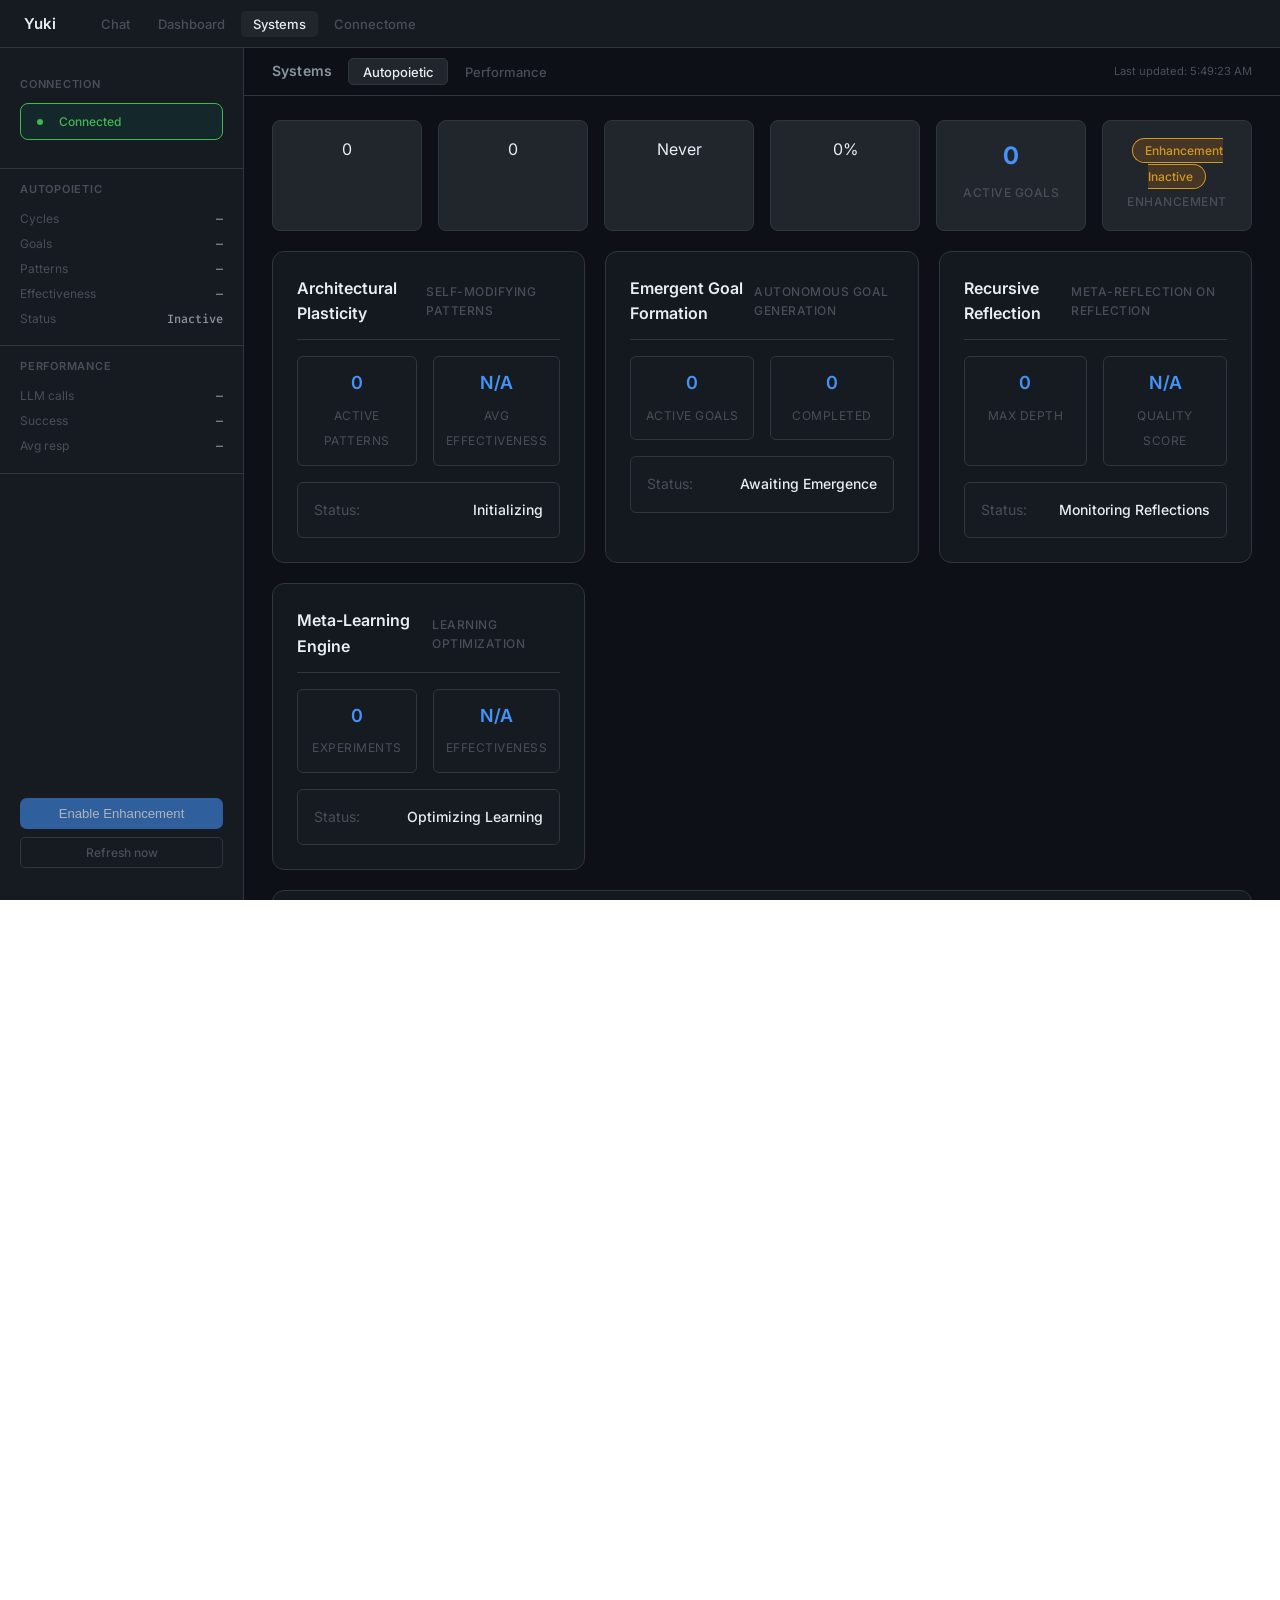
<file: web/analytics.html>
<!DOCTYPE html>
<html lang="en">
<head>
    <meta charset="UTF-8">
    <meta http-equiv="refresh" content="0; url=autopoietic.html">
    <title>Analytics Moved — Yuki</title>
    <link rel="stylesheet" href="css/main.css">
</head>
<body class="app-body" style="display:flex;align-items:center;justify-content:center;">
    <div class="card" style="max-width:640px;text-align:center;">
        <h1 class="card-title" style="justify-content:center;">Analytics moved to Systems</h1>
        <p style="color:var(--text-secondary);margin-top:0.75rem;">
            Redirecting to the unified Systems view (Autopoietic + Performance).
        </p>
        <p style="margin-top:1rem;">
            <a class="topnav-link active" href="autopoietic.html">Go now</a>
        </p>
    </div>
</body>
</html>
</file>
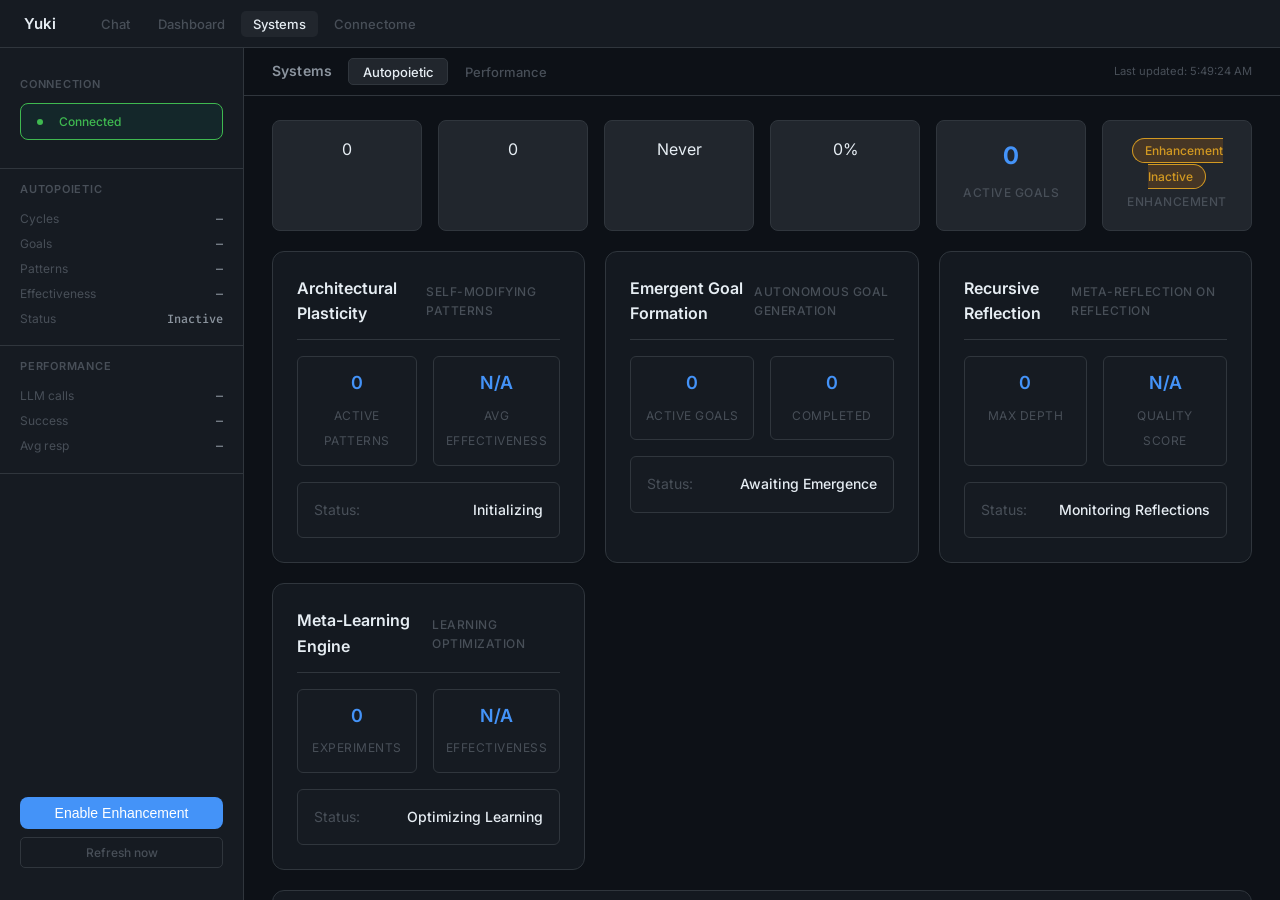
<file: web/autopoietic.html>
<!DOCTYPE html>
<html lang="en">
<head>
    <meta charset="UTF-8">
    <meta name="viewport" content="width=device-width, initial-scale=1.0">
    <title>Systems — Yuki</title>
    <link href="https://fonts.googleapis.com/css2?family=Inter:wght@400;500;600&family=Fira+Code:wght@400;500&display=swap" rel="stylesheet">
    <link rel="stylesheet" href="css/main.css">
    <link rel="stylesheet" href="css/chat.css">
    <link rel="stylesheet" href="css/dashboard.css">
</head>
<body class="app-body">

    <nav class="topnav">
        <a href="index.html" class="topnav-brand">Yuki</a>
        <ul class="topnav-links">
            <li><a href="index.html"       class="topnav-link">Chat</a></li>
            <li><a href="dashboard.html"   class="topnav-link">Dashboard</a></li>
            <li><a href="autopoietic.html" class="topnav-link active">Systems</a></li>
            <li><a href="telemetry.html"   class="topnav-link">Connectome</a></li>
        </ul>
    </nav>

    <div class="app-layout">

        <!-- Sidebar -->
        <aside class="sidebar">

            <div class="sb-section">
                <div class="sb-label">Connection</div>
                <div id="sys-connection-status" class="connection-status disconnected">
                    <span class="status-dot status-offline"></span>Connecting…
                </div>
            </div>

            <div class="sb-section">
                <div class="sb-label">Autopoietic</div>
                <div class="sb-row">
                    <span class="sb-key">Cycles</span>
                    <span class="sb-val" id="sb-cycles">—</span>
                </div>
                <div class="sb-row">
                    <span class="sb-key">Goals</span>
                    <span class="sb-val" id="sb-goals">—</span>
                </div>
                <div class="sb-row">
                    <span class="sb-key">Patterns</span>
                    <span class="sb-val" id="sb-patterns">—</span>
                </div>
                <div class="sb-row">
                    <span class="sb-key">Effectiveness</span>
                    <span class="sb-val" id="sb-effectiveness">—</span>
                </div>
                <div class="sb-row">
                    <span class="sb-key">Status</span>
                    <span class="sb-val" id="sb-auto-status">—</span>
                </div>
            </div>

            <div class="sb-section">
                <div class="sb-label">Performance</div>
                <div class="sb-row">
                    <span class="sb-key">LLM calls</span>
                    <span class="sb-val" id="sb-llm-calls">—</span>
                </div>
                <div class="sb-row">
                    <span class="sb-key">Success</span>
                    <span class="sb-val" id="sb-llm-success">—</span>
                </div>
                <div class="sb-row">
                    <span class="sb-key">Avg resp</span>
                    <span class="sb-val" id="sb-avg-ms">—</span>
                </div>
            </div>

            <div class="sb-actions">
                <button id="toggle-enhancement-btn" class="sb-btn">Enable Enhancement</button>
                <button id="refresh-autopoietic-btn" class="sb-btn">Refresh now</button>
            </div>

        </aside>

        <!-- Main content -->
        <main class="tel-main">

            <div class="tel-header">
                <span class="tel-title">Systems</span>
                <div class="tab-bar">
                    <button class="tab-btn active" data-panel="autopoietic">Autopoietic</button>
                    <button class="tab-btn"         data-panel="performance">Performance</button>
                </div>
                <span id="last-updated-autopoietic" style="font-size:0.7rem;color:var(--text-muted);font-weight:400;margin-left:auto;"></span>
            </div>

            <div class="tel-content">

                <!-- ===== AUTOPOIETIC TAB ===== -->
                <div class="tab-panel active" id="panel-autopoietic">

                    <!-- Overview stats -->
                    <div class="stats-grid">
                        <div id="total-cycles" class="stat-card">
                            <span class="stat-value">0</span>
                            <span class="stat-label">Total Cycles</span>
                        </div>
                        <div id="active-subsystems" class="stat-card">
                            <span class="stat-value">4</span>
                            <span class="stat-label">Active Systems</span>
                        </div>
                        <div id="last-cycle-time" class="stat-card">
                            <span class="stat-value">Never</span>
                            <span class="stat-label">Last Cycle</span>
                        </div>
                        <div id="system-health" class="stat-card">
                            <span class="stat-value">100%</span>
                            <span class="stat-label">System Health</span>
                        </div>
                        <div id="active-goals-overview" class="stat-card">
                            <span class="stat-value">0</span>
                            <span class="stat-label">Active Goals</span>
                        </div>
                        <div class="stat-card">
                            <span id="enhancement-status" class="stat-value badge badge-success" style="font-size:0.75rem;">Active</span>
                            <span class="stat-label">Enhancement</span>
                        </div>
                    </div>

                    <!-- Subsystem cards -->
                    <div class="tel-grid-2">

                        <div class="card">
                            <div class="card-header">
                                <h2 class="card-title">Architectural Plasticity</h2>
                                <span class="card-subtitle">Self-Modifying Patterns</span>
                            </div>
                            <div class="autopoietic-subsystem">
                                <div class="subsystem-metrics">
                                    <div class="metric-item">
                                        <span id="arch-active-patterns" class="metric-value">0</span>
                                        <span class="metric-label">Active Patterns</span>
                                    </div>
                                    <div class="metric-item">
                                        <span id="arch-effectiveness" class="metric-value">0%</span>
                                        <span class="metric-label">Avg Effectiveness</span>
                                    </div>
                                </div>
                                <div id="arch-suggestions" class="subsystem-details"></div>
                            </div>
                        </div>

                        <div class="card">
                            <div class="card-header">
                                <h2 class="card-title">Emergent Goal Formation</h2>
                                <span class="card-subtitle">Autonomous Goal Generation</span>
                            </div>
                            <div class="autopoietic-subsystem">
                                <div class="subsystem-metrics">
                                    <div class="metric-item">
                                        <span id="goal-active" class="metric-value">0</span>
                                        <span class="metric-label">Active Goals</span>
                                    </div>
                                    <div class="metric-item">
                                        <span id="goal-completed" class="metric-value">0</span>
                                        <span class="metric-label">Completed</span>
                                    </div>
                                </div>
                                <div id="goal-list" class="subsystem-details"></div>
                            </div>
                        </div>

                        <div class="card">
                            <div class="card-header">
                                <h2 class="card-title">Recursive Reflection</h2>
                                <span class="card-subtitle">Meta-Reflection on Reflection</span>
                            </div>
                            <div class="autopoietic-subsystem">
                                <div class="subsystem-metrics">
                                    <div class="metric-item">
                                        <span id="reflection-depth" class="metric-value">0</span>
                                        <span class="metric-label">Max Depth</span>
                                    </div>
                                    <div class="metric-item">
                                        <span id="reflection-quality" class="metric-value">0%</span>
                                        <span class="metric-label">Quality Score</span>
                                    </div>
                                </div>
                                <div id="reflection-traces" class="subsystem-details"></div>
                            </div>
                        </div>

                        <div class="card">
                            <div class="card-header">
                                <h2 class="card-title">Meta-Learning Engine</h2>
                                <span class="card-subtitle">Learning Optimization</span>
                            </div>
                            <div class="autopoietic-subsystem">
                                <div class="subsystem-metrics">
                                    <div class="metric-item">
                                        <span id="meta-experiments" class="metric-value">0</span>
                                        <span class="metric-label">Experiments</span>
                                    </div>
                                    <div class="metric-item">
                                        <span id="meta-learning-rate" class="metric-value">0%</span>
                                        <span class="metric-label">Effectiveness</span>
                                    </div>
                                </div>
                                <div id="meta-optimizations" class="subsystem-details"></div>
                            </div>
                        </div>

                    </div><!-- /.tel-grid-2 -->

                    <!-- Recent activity -->
                    <div class="card">
                        <div class="card-header">
                            <h2 class="card-title">Recent Activity</h2>
                            <span class="card-subtitle">Latest Evolution Events</span>
                        </div>
                        <div id="recent-activity" class="activity-log"></div>
                    </div>

                </div><!-- /#panel-autopoietic -->

                <!-- ===== PERFORMANCE TAB ===== -->
                <div class="tab-panel" id="panel-performance">

                    <!-- Real-time overview -->
                    <div class="stats-grid">
                        <div id="total-requests" class="stat-card">
                            <span class="stat-value">0</span>
                            <span class="stat-label">Total Requests</span>
                        </div>
                        <div id="success-rate" class="stat-card">
                            <span class="stat-value">100%</span>
                            <span class="stat-label">Success Rate</span>
                        </div>
                        <div id="avg-response-time" class="stat-card">
                            <span class="stat-value">0ms</span>
                            <span class="stat-label">Avg Response</span>
                        </div>
                        <div id="buffer-writes" class="stat-card">
                            <span class="stat-value">0</span>
                            <span class="stat-label">Buffer Writes</span>
                        </div>
                        <div id="batch-efficiency" class="stat-card">
                            <span class="stat-value">0%</span>
                            <span class="stat-label">Batch Efficiency</span>
                        </div>
                        <div id="performance-score" class="stat-card">
                            <span class="stat-value">0%</span>
                            <span class="stat-label">Overall Score</span>
                        </div>
                    </div>

                    <!-- LLM + Buffer -->
                    <div class="tel-grid-2">

                        <div class="card">
                            <div class="card-header">
                                <h2 class="card-title">LLM Performance</h2>
                                <span class="card-subtitle">Language Model Stats</span>
                            </div>
                            <div class="stats-grid">
                                <div class="stat-card">
                                    <span id="llm-total" class="stat-value">0</span>
                                    <span class="stat-label">Total Calls</span>
                                </div>
                                <div class="stat-card">
                                    <span id="llm-failed" class="stat-value">0</span>
                                    <span class="stat-label">Failed Calls</span>
                                </div>
                                <div class="stat-card">
                                    <span id="llm-success-rate" class="stat-value">100%</span>
                                    <span class="stat-label">Success Rate</span>
                                </div>
                                <div class="stat-card">
                                    <span id="llm-batched" class="stat-value">0</span>
                                    <span class="stat-label">Batched</span>
                                </div>
                                <div class="stat-card">
                                    <span id="concurrent-limit" class="stat-value">4</span>
                                    <span class="stat-label">Concurrency</span>
                                </div>
                                <div class="stat-card">
                                    <span id="llm-batch-efficiency" class="stat-value">0%</span>
                                    <span class="stat-label">Batch Eff.</span>
                                </div>
                            </div>
                        </div>

                        <div class="card">
                            <div class="card-header">
                                <h2 class="card-title">Memory Buffer</h2>
                                <span class="card-subtitle">I/O Optimization</span>
                            </div>
                            <div class="stats-grid">
                                <div class="stat-card">
                                    <span id="buffer-total-writes" class="stat-value">0</span>
                                    <span class="stat-label">Total Writes</span>
                                </div>
                                <div class="stat-card">
                                    <span id="buffer-batched-writes" class="stat-value">0</span>
                                    <span class="stat-label">Batched</span>
                                </div>
                                <div class="stat-card">
                                    <span id="buffer-immediate-writes" class="stat-value">0</span>
                                    <span class="stat-label">Immediate</span>
                                </div>
                                <div class="stat-card">
                                    <span id="buffer-pending" class="stat-value">0</span>
                                    <span class="stat-label">Pending</span>
                                </div>
                                <div class="stat-card">
                                    <span id="buffer-efficiency" class="stat-value">0%</span>
                                    <span class="stat-label">Efficiency</span>
                                </div>
                                <div class="stat-card">
                                    <span id="buffer-status" class="stat-value">Running</span>
                                    <span class="stat-label">Status</span>
                                </div>
                            </div>
                        </div>

                    </div><!-- /.tel-grid-2 -->

                    <!-- System info + flush -->
                    <div class="card">
                        <div class="card-header">
                            <h2 class="card-title">System Information</h2>
                            <span class="card-subtitle">Configuration &amp; Status</span>
                            <button id="flush-buffer-btn" class="btn btn-secondary btn-sm" style="margin-left:auto;">Flush Buffer</button>
                        </div>
                        <div class="tel-grid-2" style="margin-top:0.75rem;">
                            <div class="bg-tertiary p-4 rounded" style="background:var(--bg-tertiary);padding:1rem;border-radius:0.5rem;border:1px solid var(--border);">
                                <h3 style="font-size:0.75rem;font-weight:600;margin-bottom:0.5rem;color:var(--accent);">Backend Config</h3>
                                <div style="font-size:0.75rem;font-family:'Fira Code',monospace;">
                                    <div>Backend: <span id="backend-type" style="color:var(--accent);">ChromaDB</span></div>
                                    <div>Session reset: <span id="session-reset" style="color:var(--accent);">false</span></div>
                                    <div>Buffer: <span id="buffer-running" style="color:var(--accent);">true</span></div>
                                </div>
                            </div>
                            <div style="background:var(--bg-tertiary);padding:1rem;border-radius:0.5rem;border:1px solid var(--border);">
                                <h3 style="font-size:0.75rem;font-weight:600;margin-bottom:0.5rem;color:var(--accent);">Session</h3>
                                <div style="font-size:0.75rem;font-family:'Fira Code',monospace;">
                                    <div>ID: <span id="session-id" style="color:var(--accent);">…</span></div>
                                    <div>Created: <span id="session-created" style="color:var(--accent);">…</span></div>
                                    <div>Exchanges: <span id="session-exchanges" style="color:var(--accent);">0</span></div>
                                </div>
                            </div>
                        </div>
                    </div>

                </div><!-- /#panel-performance -->

            </div><!-- /.tel-content -->

        </main>

    </div><!-- /.app-layout -->

    <script src="js/telemetry.js"></script>
    <script src="js/autopoietic.js"></script>
</body>
</html>
</file>
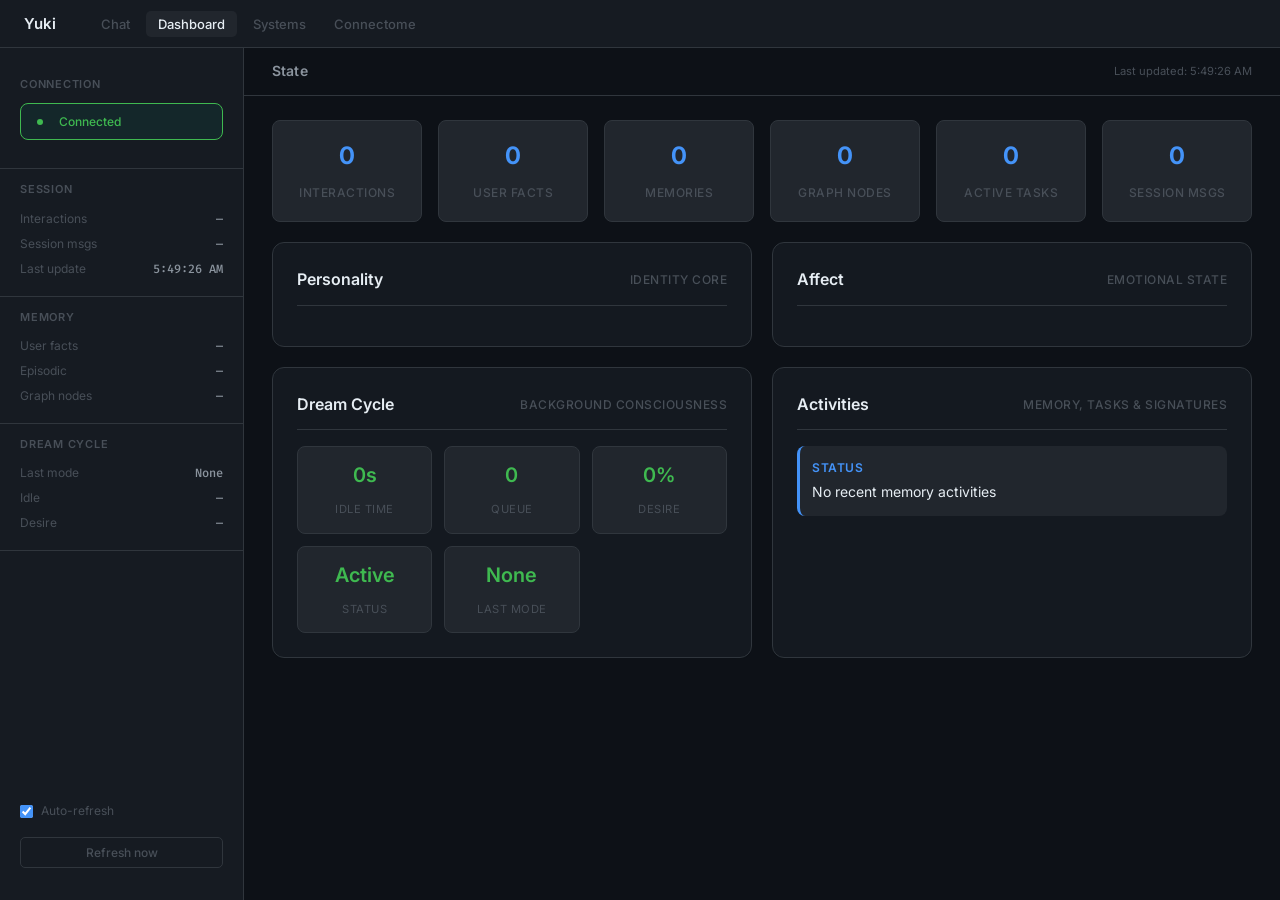
<file: web/dashboard.html>
<!DOCTYPE html>
<html lang="en">
<head>
    <meta charset="UTF-8">
    <meta name="viewport" content="width=device-width, initial-scale=1.0">
    <title>Dashboard — Yuki</title>
    <link href="https://fonts.googleapis.com/css2?family=Inter:wght@400;500;600&family=Fira+Code:wght@400;500&display=swap" rel="stylesheet">
    <link rel="stylesheet" href="css/main.css">
    <link rel="stylesheet" href="css/chat.css">
    <link rel="stylesheet" href="css/dashboard.css">
</head>
<body class="app-body">

    <nav class="topnav">
        <a href="index.html" class="topnav-brand">Yuki</a>
        <ul class="topnav-links">
            <li><a href="index.html"       class="topnav-link">Chat</a></li>
            <li><a href="dashboard.html"   class="topnav-link active">Dashboard</a></li>
            <li><a href="autopoietic.html" class="topnav-link">Systems</a></li>
            <li><a href="telemetry.html"   class="topnav-link">Connectome</a></li>
        </ul>
    </nav>

    <div class="app-layout">

        <!-- Sidebar -->
        <aside class="sidebar">

            <div class="sb-section">
                <div class="sb-label">Connection</div>
                <div id="connection-status" class="connection-status disconnected">
                    <span class="status-dot status-offline"></span>Connecting…
                </div>
            </div>

            <div class="sb-section">
                <div class="sb-label">Session</div>
                <div class="sb-row">
                    <span class="sb-key">Interactions</span>
                    <span class="sb-val" id="sb-interactions">—</span>
                </div>
                <div class="sb-row">
                    <span class="sb-key">Session msgs</span>
                    <span class="sb-val" id="sb-session-msgs">—</span>
                </div>
                <div class="sb-row">
                    <span class="sb-key">Last update</span>
                    <span class="sb-val" id="sb-updated">—</span>
                </div>
            </div>

            <div class="sb-section">
                <div class="sb-label">Memory</div>
                <div class="sb-row">
                    <span class="sb-key">User facts</span>
                    <span class="sb-val" id="sb-facts">—</span>
                </div>
                <div class="sb-row">
                    <span class="sb-key">Episodic</span>
                    <span class="sb-val" id="sb-episodic">—</span>
                </div>
                <div class="sb-row">
                    <span class="sb-key">Graph nodes</span>
                    <span class="sb-val" id="sb-entities">—</span>
                </div>
            </div>

            <div class="sb-section">
                <div class="sb-label">Dream Cycle</div>
                <div class="sb-row">
                    <span class="sb-key">Last mode</span>
                    <span class="sb-val" id="sb-dream-mode">—</span>
                </div>
                <div class="sb-row">
                    <span class="sb-key">Idle</span>
                    <span class="sb-val" id="sb-idle">—</span>
                </div>
                <div class="sb-row">
                    <span class="sb-key">Desire</span>
                    <span class="sb-val" id="sb-desire">—</span>
                </div>
            </div>

            <div class="sb-actions">
                <label class="sb-refresh-label">
                    <input type="checkbox" id="auto-refresh" checked>
                    Auto-refresh
                </label>
                <button id="refresh-btn" class="sb-btn">Refresh now</button>
            </div>

        </aside>

        <!-- Main content -->
        <main class="tel-main">

            <div class="tel-header">
                <span class="tel-title">State</span>
                <span id="last-updated" style="font-size:0.7rem;color:var(--text-muted);font-weight:400;"></span>
            </div>

            <div class="tel-content">

                <!-- Quick stats row -->
                <div class="stats-grid">
                    <div id="interaction-count" class="stat-card">
                        <span class="stat-value">0</span>
                        <span class="stat-label">Interactions</span>
                    </div>
                    <div id="user-facts" class="stat-card">
                        <span class="stat-value">0</span>
                        <span class="stat-label">User Facts</span>
                    </div>
                    <div id="memories" class="stat-card">
                        <span class="stat-value">0</span>
                        <span class="stat-label">Memories</span>
                    </div>
                    <div id="graph-nodes" class="stat-card">
                        <span class="stat-value">0</span>
                        <span class="stat-label">Graph Nodes</span>
                    </div>
                    <div id="active-tasks" class="stat-card">
                        <span class="stat-value">0</span>
                        <span class="stat-label">Active Tasks</span>
                    </div>
                    <div id="session-messages" class="stat-card">
                        <span class="stat-value">0</span>
                        <span class="stat-label">Session Msgs</span>
                    </div>
                </div>

                <!-- Personality + Affect -->
                <div class="tel-grid-2">

                    <div class="card">
                        <div class="card-header">
                            <h2 class="card-title">Personality</h2>
                            <span class="card-subtitle">Identity Core</span>
                        </div>
                        <div id="personality-traits" class="trait-grid"></div>
                    </div>

                    <div class="card">
                        <div class="card-header">
                            <h2 class="card-title">Affect</h2>
                            <span class="card-subtitle">Emotional State</span>
                        </div>
                        <div id="emotional-state" class="trait-grid"></div>
                    </div>

                </div>

                <!-- Dream Cycle + Activities -->
                <div class="tel-grid-2">

                    <div class="card">
                        <div class="card-header">
                            <h2 class="card-title">Dream Cycle</h2>
                            <span class="card-subtitle">Background Consciousness</span>
                        </div>
                        <div class="dreamcycle-status">
                            <div class="dreamcycle-item">
                                <span id="dream-idle-time" class="dreamcycle-value">0s</span>
                                <span class="dreamcycle-label">Idle Time</span>
                            </div>
                            <div class="dreamcycle-item">
                                <span id="dream-queue-size" class="dreamcycle-value">0</span>
                                <span class="dreamcycle-label">Queue</span>
                            </div>
                            <div class="dreamcycle-item">
                                <span id="dream-desire" class="dreamcycle-value">0%</span>
                                <span class="dreamcycle-label">Desire</span>
                            </div>
                            <div class="dreamcycle-item">
                                <span id="dream-running" class="dreamcycle-value">Active</span>
                                <span class="dreamcycle-label">Status</span>
                            </div>
                            <div class="dreamcycle-item">
                                <span id="dream-mode" class="dreamcycle-value">None</span>
                                <span class="dreamcycle-label">Last Mode</span>
                            </div>
                        </div>
                    </div>

                    <div class="card">
                        <div class="card-header">
                            <h2 class="card-title">Activities</h2>
                            <span class="card-subtitle">Memory, Tasks &amp; Signatures</span>
                        </div>
                        <div id="recent-memories"></div>
                    </div>

                </div>

            </div><!-- /.tel-content -->

        </main>

    </div><!-- /.app-layout -->

    <script src="js/telemetry.js"></script>
    <script src="js/dashboard.js"></script>
</body>
</html>
</file>
<file: web/css/main.css>
:root {
    /* Core backgrounds */
    --bg-base:     #0d1117;
    --bg-surface:  #161b22;
    --bg-elevated: #21262d;
    --bg-panel:    rgba(22, 27, 34, 0.9);

    /* Legacy aliases kept for dashboard/analytics pages */
    --bg-primary:   #0d1117;
    --bg-secondary: #161b22;
    --bg-tertiary:  #21262d;

    /* Borders */
    --border: #30363d;

    /* Text */
    --text-primary:   #e6edf3;
    --text-secondary: #8b949e;
    --text-muted:     #484f58;

    /* Accents */
    --accent:         #4493f8;
    --accent-hover:   #2f81f7;
    --accent-user:    #3fb950;
    --accent-dream:   #a371f7;
    --accent-secondary: #3fb950;

    /* Dream message background */
    --bg-dream: rgba(163, 113, 247, 0.06);

    /* Status */
    --success: #3fb950;
    --warning: #d29922;
    --danger:  #f85149;

    --gradient: linear-gradient(160deg, var(--bg-base) 0%, var(--bg-surface) 100%);
}

* {
    box-sizing: border-box;
    margin: 0;
    padding: 0;
}

/* ── Global dark-theme scrollbars ────────────────────────────── */
::-webkit-scrollbar              { width: 5px; height: 5px; }
::-webkit-scrollbar-track        { background: transparent; }
::-webkit-scrollbar-thumb        { background: var(--border); border-radius: 3px; }
::-webkit-scrollbar-thumb:hover  { background: var(--text-muted); }
html { scrollbar-width: thin; scrollbar-color: var(--border) transparent; }

body {
    font-family: 'Inter', -apple-system, BlinkMacSystemFont, 'Segoe UI', Roboto, sans-serif;
    background: var(--gradient);
    color: var(--text-primary);
    min-height: 100vh;
    line-height: 1.6;
}

/* ============================================================
   Shared top navigation (all pages)
   ============================================================ */
.topnav {
    display: flex;
    align-items: center;
    gap: 2rem;
    padding: 0 1.5rem;
    height: 48px;
    border-bottom: 1px solid var(--border);
    background: var(--bg-surface);
    flex-shrink: 0;
    position: sticky;
    top: 0;
    z-index: 50;
}

.topnav-brand {
    font-size: 0.9375rem;
    font-weight: 600;
    color: var(--text-primary);
    letter-spacing: 0.01em;
    text-decoration: none;
}

.topnav-links {
    display: flex;
    gap: 0.25rem;
    list-style: none;
}

.topnav-link {
    padding: 0.3rem 0.75rem;
    font-size: 0.8125rem;
    font-weight: 500;
    color: var(--text-muted);
    text-decoration: none;
    border-radius: 5px;
    transition: color 0.15s, background 0.15s;
}

.topnav-link:hover {
    color: var(--text-secondary);
    background: var(--bg-elevated);
}

.topnav-link.active {
    color: var(--text-primary);
    background: var(--bg-elevated);
}

/* Scrollable page body (dashboard / autopoietic) */
.page-body {
    background: var(--bg-base);
    color: var(--text-primary);
    min-height: calc(100vh - 48px);
}

.page-container {
    max-width: 1200px;
    margin: 0 auto;
    padding: 2rem 1.75rem;
}

/* Legacy navigation — kept for compat */
.nav {
    background: var(--bg-panel);
    backdrop-filter: blur(12px);
    border-bottom: 1px solid var(--border);
    padding: 0.75rem 1.5rem;
    display: flex;
    justify-content: space-between;
    align-items: center;
    position: sticky;
    top: 0;
    z-index: 100;
}

.nav-brand {
    font-size: 1.25rem;
    font-weight: 600;
    color: var(--accent);
    text-decoration: none;
    display: flex;
    align-items: center;
    gap: 0.5rem;
}

.nav-links {
    display: flex;
    gap: 1rem;
    list-style: none;
}

.nav-link {
    color: var(--text-secondary);
    text-decoration: none;
    padding: 0.5rem 1rem;
    border-radius: 0.5rem;
    transition: all 0.2s;
    font-size: 0.875rem;
    font-weight: 500;
}

.nav-link:hover,
.nav-link.active {
    color: var(--text-primary);
    background: var(--bg-tertiary);
}

/* Layout */
.container {
    max-width: 1200px;
    margin: 0 auto;
    padding: 2rem 1.5rem;
}

.grid {
    display: grid;
    gap: 1.5rem;
}

.grid-2 {
    grid-template-columns: repeat(auto-fit, minmax(300px, 1fr));
}

.grid-3 {
    grid-template-columns: repeat(auto-fit, minmax(250px, 1fr));
}

/* Cards */
.card {
    background: var(--bg-panel);
    backdrop-filter: blur(12px);
    border: 1px solid var(--border);
    border-radius: 0.75rem;
    padding: 1.5rem;
    transition: all 0.2s;
}

.card:hover {
    border-color: var(--accent);
    box-shadow: 0 4px 20px rgba(59, 130, 246, 0.1);
}

.card-header {
    display: flex;
    justify-content: space-between;
    align-items: center;
    margin-bottom: 1rem;
    padding-bottom: 0.75rem;
    border-bottom: 1px solid var(--border);
}

.card-title {
    font-size: 1rem;
    font-weight: 600;
    color: var(--text-primary);
    display: flex;
    align-items: center;
    gap: 0.5rem;
}

.card-subtitle {
    font-size: 0.75rem;
    color: var(--text-muted);
    text-transform: uppercase;
    letter-spacing: 0.5px;
    font-weight: 500;
}

/* Buttons */
.btn {
    padding: 0.5rem 1rem;
    border: none;
    border-radius: 0.5rem;
    font-size: 0.875rem;
    font-weight: 500;
    cursor: pointer;
    transition: all 0.2s;
    text-decoration: none;
    display: inline-flex;
    align-items: center;
    gap: 0.5rem;
    justify-content: center;
}

.btn-primary {
    background: var(--accent);
    color: white;
}

.btn-primary:hover {
    background: var(--accent-hover);
}

.btn-secondary {
    background: var(--bg-tertiary);
    color: var(--text-secondary);
    border: 1px solid var(--border);
}

.btn-secondary:hover {
    background: var(--border);
    color: var(--text-primary);
}

.btn-sm {
    padding: 0.25rem 0.75rem;
    font-size: 0.75rem;
}

.btn-icon {
    padding: 0.5rem;
    width: 2rem;
    height: 2rem;
}

/* Form Elements */
.form-group {
    margin-bottom: 1rem;
}

.form-label {
    display: block;
    margin-bottom: 0.5rem;
    font-weight: 500;
    font-size: 0.875rem;
    color: var(--text-secondary);
}

.form-input {
    width: 100%;
    padding: 0.75rem;
    background: var(--bg-tertiary);
    border: 1px solid var(--border);
    border-radius: 0.5rem;
    color: var(--text-primary);
    font-size: 0.875rem;
    transition: all 0.2s;
}

.form-input:focus {
    outline: none;
    border-color: var(--accent);
    box-shadow: 0 0 0 3px rgba(59, 130, 246, 0.1);
}

/* Progress Bars */
.progress-bar {
    background: var(--bg-tertiary);
    border-radius: 0.5rem;
    height: 0.5rem;
    overflow: hidden;
    margin: 0.5rem 0;
}

.progress-fill {
    height: 100%;
    background: linear-gradient(90deg, var(--accent), var(--accent-secondary));
    border-radius: 0.5rem;
    transition: width 0.3s ease;
}

/* Badges */
.badge {
    padding: 0.25rem 0.75rem;
    border-radius: 9999px;
    font-size: 0.75rem;
    font-weight: 500;
}

.badge-success {
    background: rgba(5, 150, 105, 0.2);
    color: var(--success);
    border: 1px solid var(--success);
}

.badge-warning {
    background: rgba(217, 119, 6, 0.2);
    color: var(--warning);
    border: 1px solid var(--warning);
}

.badge-info {
    background: rgba(59, 130, 246, 0.2);
    color: var(--accent);
    border: 1px solid var(--accent);
}

/* Status Indicators */
.status-dot {
    width: 0.5rem;
    height: 0.5rem;
    border-radius: 50%;
    display: inline-block;
    margin-right: 0.5rem;
}

.status-online {
    background: var(--success);
}

.status-offline {
    background: var(--danger);
}

.status-idle {
    background: var(--warning);
}

/* Utilities */
.text-center {
    text-align: center;
}

.text-right {
    text-align: right;
}

.mb-1 { margin-bottom: 0.25rem; }
.mb-2 { margin-bottom: 0.5rem; }
.mb-3 { margin-bottom: 0.75rem; }
.mb-4 { margin-bottom: 1rem; }

.flex {
    display: flex;
}

.flex-col {
    flex-direction: column;
}

.items-center {
    align-items: center;
}

.justify-between {
    justify-content: space-between;
}

.gap-2 {
    gap: 0.5rem;
}

.gap-4 {
    gap: 1rem;
}

.font-mono {
    font-family: 'Fira Code', 'Monaco', 'Cascadia Code', monospace;
}

.text-sm {
    font-size: 0.875rem;
}

.text-xs {
    font-size: 0.75rem;
}

/* Animations */
@keyframes slideIn {
    from {
        opacity: 0;
        transform: translateY(10px);
    }
    to {
        opacity: 1;
        transform: translateY(0);
    }
}

.animate-slide-in {
    animation: slideIn 0.3s ease;
}

/* Responsive Design */
@media (max-width: 768px) {
    .nav {
        padding: 0.5rem 1rem;
    }
    
    .nav-links {
        gap: 0.5rem;
    }
    
    .container {
        padding: 1rem;
    }
    
    .card {
        padding: 1rem;
    }
    
    .grid-2,
    .grid-3 {
        grid-template-columns: 1fr;
    }
}
</file>
<file: web/css/chat.css>
/* ============================================================
   Chat page — flat editorial style, no message bubbles
   ============================================================ */

/* ---------- App shell ---------- */
.app-body {
    display: flex;
    flex-direction: column;
    height: 100vh;
    overflow: hidden;
}

.app-layout {
    display: flex;
    flex: 1;
    overflow: hidden;
}

/* topnav styles live in main.css */

/* ---------- Sidebar ---------- */
.sidebar {
    width: 244px;
    flex-shrink: 0;
    background: var(--bg-surface);
    border-right: 1px solid var(--border);
    display: flex;
    flex-direction: column;
    overflow-y: auto;
    padding: 1rem 0;
    scrollbar-width: thin;
    scrollbar-color: var(--border) transparent;
}

.sidebar::-webkit-scrollbar { width: 4px; }
.sidebar::-webkit-scrollbar-thumb { background: var(--border); border-radius: 2px; }

.sb-section {
    padding: 0.75rem 1.25rem;
    border-bottom: 1px solid var(--border);
}

.sb-label {
    font-size: 0.6875rem;
    font-weight: 600;
    letter-spacing: 0.07em;
    text-transform: uppercase;
    color: var(--text-muted);
    margin-bottom: 0.6rem;
}

.sb-row {
    display: flex;
    justify-content: space-between;
    align-items: baseline;
    margin-bottom: 0.3rem;
    gap: 0.5rem;
}

.sb-key {
    font-size: 0.75rem;
    color: var(--text-muted);
    white-space: nowrap;
}

.sb-val {
    font-size: 0.75rem;
    font-weight: 500;
    color: var(--text-secondary);
    text-align: right;
    overflow: hidden;
    text-overflow: ellipsis;
    white-space: nowrap;
    max-width: 110px;
    font-family: 'Fira Code', monospace;
}

/* Connection status inside sidebar */
.connection-status {
    display: flex;
    align-items: center;
    gap: 0.4rem;
    font-size: 0.75rem;
    font-weight: 500;
}

.connection-status.connected  { color: var(--success); }
.connection-status.disconnected { color: var(--danger); }
.connection-status.reconnecting { color: var(--warning); }

.status-dot {
    width: 6px;
    height: 6px;
    border-radius: 50%;
    flex-shrink: 0;
}
.status-online  { background: var(--success); }
.status-offline { background: var(--danger); }
.status-idle    { background: var(--warning); }

.sb-actions {
    margin-top: auto;
    padding: 1rem 1.25rem;
    display: flex;
    flex-direction: column;
    gap: 0.5rem;
}

.sb-btn {
    width: 100%;
    padding: 0.45rem 0.75rem;
    background: transparent;
    border: 1px solid var(--border);
    border-radius: 5px;
    color: var(--text-muted);
    font-size: 0.75rem;
    font-weight: 500;
    cursor: pointer;
    transition: border-color 0.15s, color 0.15s;
    font-family: inherit;
}

.sb-btn:hover {
    border-color: var(--text-muted);
    color: var(--text-secondary);
}

/* ---------- Chat main area ---------- */
.chat-main {
    flex: 1;
    display: flex;
    flex-direction: column;
    overflow: hidden;
    background: var(--bg-base);
}

.chat-header {
    padding: 0 1.75rem;
    height: 48px;
    display: flex;
    align-items: center;
    border-bottom: 1px solid var(--border);
    flex-shrink: 0;
}

.chat-title {
    font-size: 0.875rem;
    font-weight: 600;
    color: var(--text-secondary);
    letter-spacing: 0.01em;
}

/* ---------- Message list ---------- */
.chat-messages {
    flex: 1;
    overflow-y: auto;
    padding: 2rem 3rem;
    display: flex;
    flex-direction: column;
    gap: 0;
    scrollbar-width: thin;
    scrollbar-color: var(--border) transparent;
}

.chat-messages::-webkit-scrollbar { width: 5px; }
.chat-messages::-webkit-scrollbar-track { background: transparent; }
.chat-messages::-webkit-scrollbar-thumb { background: var(--border); border-radius: 3px; }

/* ---------- Individual messages ---------- */
.message {
    display: flex;
    flex-direction: column;
    padding: 0.85rem 0;
    border-bottom: 1px solid transparent;
    animation: msgIn 0.2s ease;
}

@keyframes msgIn {
    from { opacity: 0; transform: translateY(6px); }
    to   { opacity: 1; transform: translateY(0); }
}

.message-label {
    font-size: 0.6875rem;
    font-weight: 600;
    letter-spacing: 0.04em;
    text-transform: uppercase;
    margin-bottom: 0.35rem;
    user-select: none;
}

.message-text {
    font-size: 0.9375rem;
    line-height: 1.7;
    color: var(--text-primary);
    white-space: pre-wrap;
    word-break: break-word;
}

/* User messages — right side */
.message.user {
    align-items: flex-end;
}

.message.user .message-label {
    color: var(--accent-user);
}

.message.user .message-text {
    color: var(--text-primary);
    max-width: 72%;
}

/* AI messages — left side */
.message.ai {
    align-items: flex-start;
}

.message.ai .message-label {
    color: var(--accent);
}

.message.ai .message-text {
    max-width: 80%;
}

/* Dream / thought messages */
.message.dream {
    align-items: flex-start;
    margin: 0.5rem 0;
    padding: 0.75rem 1rem 0.75rem 1.1rem;
    border-left: 2px solid var(--accent-dream);
    background: var(--bg-dream);
    border-radius: 0 6px 6px 0;
}

.message.dream .message-label {
    color: var(--accent-dream);
}

.message.dream .message-text {
    color: var(--text-secondary);
    font-style: italic;
    font-size: 0.875rem;
    max-width: 80%;
}

/* Typing indicator */
.typing-indicator {
    display: flex;
    gap: 4px;
    align-items: center;
    padding: 2px 0;
    height: 1.4em;
}

.typing-indicator span {
    display: inline-block;
    width: 5px;
    height: 5px;
    border-radius: 50%;
    background: var(--text-muted);
    animation: blink 1.3s infinite ease-in-out;
}

.typing-indicator span:nth-child(2) { animation-delay: 0.2s; }
.typing-indicator span:nth-child(3) { animation-delay: 0.4s; }

@keyframes blink {
    0%, 80%, 100% { opacity: 0.3; transform: scale(0.85); }
    40%            { opacity: 1;   transform: scale(1); }
}

/* Welcome state */
.welcome-block {
    flex: 1;
    display: flex;
    align-items: center;
    justify-content: center;
    padding: 4rem 0;
}

.welcome-text {
    font-size: 0.9375rem;
    color: var(--text-muted);
    font-style: italic;
}

/* ---------- Compose area ---------- */
.chat-compose {
    padding: 1rem 1.75rem 1.25rem;
    border-top: 1px solid var(--border);
    display: flex;
    gap: 0.75rem;
    align-items: flex-end;
    background: var(--bg-surface);
    flex-shrink: 0;
}

.compose-input {
    flex: 1;
    min-height: 2.5rem;
    max-height: 8rem;
    padding: 0.625rem 0.875rem;
    background: var(--bg-elevated);
    border: 1px solid var(--border);
    border-radius: 6px;
    color: var(--text-primary);
    font-size: 0.9375rem;
    font-family: inherit;
    line-height: 1.5;
    resize: none;
    transition: border-color 0.15s;
    scrollbar-width: none;
}

.compose-input::-webkit-scrollbar { display: none; }

.compose-input:focus {
    outline: none;
    border-color: var(--border);
    border-color: color-mix(in srgb, var(--accent) 50%, var(--border) 50%);
}

.compose-input:disabled {
    opacity: 0.45;
    cursor: not-allowed;
}

.compose-input::placeholder {
    color: var(--text-muted);
}

.compose-send {
    padding: 0.45rem 0.875rem;
    background: transparent;
    border: 1px solid var(--border);
    border-radius: 5px;
    color: var(--text-muted);
    font-size: 0.75rem;
    font-weight: 500;
    font-family: inherit;
    cursor: pointer;
    transition: border-color 0.15s, color 0.15s;
    flex-shrink: 0;
    height: 2.5rem;
    letter-spacing: 0.01em;
    white-space: nowrap;
}

.compose-send:hover:not(:disabled) {
    border-color: var(--text-muted);
    color: var(--text-secondary);
}

.compose-send:disabled {
    opacity: 0.35;
    cursor: not-allowed;
}

/* ---------- Responsive ---------- */
@media (max-width: 860px) {
    .sidebar { width: 200px; }
    .chat-messages { padding: 1.5rem 1.5rem; }
}

@media (max-width: 620px) {
    .sidebar { display: none; }
    .chat-messages { padding: 1rem; }
    .message.user .message-text,
    .message.ai .message-text,
    .message.dream .message-text { max-width: 100%; }
}

    border-bottom: 1px solid var(--border);
    background: var(--bg-panel);
}

.chat-status {
    display: flex;
    align-items: center;
    gap: 0.5rem;
    font-size: 0.875rem;
    color: var(--text-secondary);
}

.chat-actions {
    display: flex;
    gap: 0.5rem;
}

.chat-window {
    flex: 1;
    overflow-y: auto;
    padding: 1rem;
    scrollbar-width: thin;
    scrollbar-color: var(--border) transparent;
}

.chat-window::-webkit-scrollbar {
    width: 6px;
}

.chat-window::-webkit-scrollbar-track {
    background: transparent;
}

.chat-window::-webkit-scrollbar-thumb {
    background: var(--border);
    border-radius: 3px;
}

.message {
    margin-bottom: 1.5rem;
    display: flex;
    gap: 1rem;
    animation: slideIn 0.3s ease;
}

.message.user {
    flex-direction: row-reverse;
}

.message-avatar {
    width: 2.5rem;
    height: 2.5rem;
    border-radius: 50%;
    display: flex;
    align-items: center;
    justify-content: center;
    font-weight: 600;
    font-size: 0.875rem;
    flex-shrink: 0;
}

.message.user .message-avatar {
    background: var(--accent);
    color: white;
}

.message.ai .message-avatar {
    background: var(--accent-secondary);
    color: white;
}

.message.system .message-avatar {
    background: var(--warning);
    color: white;
}

.message-content {
    flex: 1;
    max-width: 70%;
}

.message.user .message-content {
    text-align: right;
}

.message-bubble {
    background: var(--bg-tertiary);
    padding: 1rem;
    border-radius: 1rem;
    border: 1px solid var(--border);
    word-wrap: break-word;
    line-height: 1.6;
}

.message.user .message-bubble {
    background: var(--accent);
    color: white;
    border-color: var(--accent);
}

.message.system .message-bubble {
    background: rgba(217, 119, 6, 0.1);
    border-color: var(--warning);
    font-style: italic;
}

.message-time {
    font-size: 0.75rem;
    color: var(--text-muted);
    margin-top: 0.5rem;
}

.message.user .message-time {
    text-align: right;
}

.chat-input-container {
    padding: 1rem;
    border-top: 1px solid var(--border);
    background: var(--bg-panel);
}

.chat-input-form {
    display: flex;
    gap: 0.75rem;
    align-items: flex-end;
}

.chat-input {
    flex: 1;
    min-height: 2.5rem;
    max-height: 8rem;
    resize: none;
    padding: 0.75rem 1rem;
    background: var(--bg-tertiary);
    border: 1px solid var(--border);
    border-radius: 1.25rem;
    color: var(--text-primary);
    font-size: 0.875rem;
    line-height: 1.5;
    transition: all 0.2s;
    scrollbar-width: none;
}

.chat-input::-webkit-scrollbar {
    display: none;
}

.chat-input:focus {
    outline: none;
    border-color: var(--accent);
    box-shadow: 0 0 0 3px rgba(59, 130, 246, 0.1);
}

.chat-input:disabled {
    opacity: 0.5;
    cursor: not-allowed;
}

.chat-send-btn {
    padding: 0.75rem;
    background: var(--accent);
    border: none;
    border-radius: 50%;
    color: white;
    cursor: pointer;
    transition: all 0.2s;
    display: flex;
    align-items: center;
    justify-content: center;
    width: 2.5rem;
    height: 2.5rem;
    flex-shrink: 0;
}

.chat-send-btn:hover:not(:disabled) {
    background: var(--accent-hover);
    transform: translateY(-1px);
}

.chat-send-btn:disabled {
    opacity: 0.5;
    cursor: not-allowed;
    transform: none;
}

/* Typing Indicator */
.typing-indicator {
    display: flex;
    gap: 0.25rem;
    padding: 1rem;
    align-items: center;
}

.typing-dot {
    width: 0.5rem;
    height: 0.5rem;
    background: var(--text-muted);
    border-radius: 50%;
    animation: typing 1.4s infinite ease-in-out;
}

.typing-dot:nth-child(2) {
    animation-delay: 0.2s;
}

.typing-dot:nth-child(3) {
    animation-delay: 0.4s;
}

@keyframes typing {
    0%, 80%, 100% {
        transform: scale(0.8);
        opacity: 0.5;
    }
    40% {
        transform: scale(1);
        opacity: 1;
    }
}

/* Connection Status */
.connection-status {
    display: flex;
    align-items: center;
    gap: 0.5rem;
    font-size: 0.75rem;
    padding: 0.5rem 1rem;
    border-radius: 0.5rem;
    margin-bottom: 1rem;
}

.connection-status.connected {
    background: rgba(5, 150, 105, 0.1);
    color: var(--success);
    border: 1px solid var(--success);
}

.connection-status.disconnected {
    background: rgba(220, 38, 38, 0.1);
    color: var(--danger);
    border: 1px solid var(--danger);
}

.connection-status.reconnecting {
    background: rgba(217, 119, 6, 0.1);
    color: var(--warning);
    border: 1px solid var(--warning);
}

/* Welcome Message */
.welcome-message {
    text-align: center;
    padding: 2rem;
    color: var(--text-muted);
    font-style: italic;
}

.welcome-message .emoji {
    font-size: 2rem;
    margin-bottom: 1rem;
    display: block;
}

/* Responsive Design */
@media (max-width: 768px) {
    .message-content {
        max-width: 85%;
    }
    
    .chat-input-form {
        gap: 0.5rem;
    }
    
    .message-bubble {
        padding: 0.75rem;
    }
    
    .message {
        gap: 0.75rem;
    }
    
    .message-avatar {
        width: 2rem;
        height: 2rem;
        font-size: 0.75rem;
    }
}
</file>
<file: web/css/dashboard.css>
/* Dashboard Styles */

.dashboard-grid {
    display: grid;
    grid-template-columns: repeat(auto-fit, minmax(320px, 1fr));
    gap: 1.5rem;
    margin-bottom: 2rem;
}

.stats-grid {
    display: grid;
    grid-template-columns: repeat(auto-fit, minmax(150px, 1fr));
    gap: 1rem;
}

.stat-card {
    background: var(--bg-tertiary);
    padding: 1rem;
    border-radius: 0.5rem;
    border: 1px solid var(--border);
    text-align: center;
    transition: all 0.2s;
}

.stat-card:hover {
    border-color: var(--accent);
    transform: translateY(-2px);
}

.stat-value {
    font-size: 1.5rem;
    font-weight: 700;
    color: var(--accent);
    display: block;
    margin-bottom: 0.25rem;
}

.stat-label {
    font-size: 0.75rem;
    color: var(--text-muted);
    text-transform: uppercase;
    letter-spacing: 0.5px;
    font-weight: 500;
}

.trait-grid {
    display: grid;
    grid-template-columns: repeat(auto-fit, minmax(200px, 1fr));
    gap: 1rem;
}

.trait-card {
    background: var(--bg-tertiary);
    padding: 1rem;
    border-radius: 0.5rem;
    border: 1px solid var(--border);
    transition: all 0.2s;
}

.trait-card:hover {
    border-color: var(--accent);
}

.trait-header {
    display: flex;
    justify-content: space-between;
    align-items: center;
    margin-bottom: 0.75rem;
}

.trait-name {
    font-weight: 600;
    font-size: 0.875rem;
    color: var(--text-primary);
}

.trait-value-display {
    font-family: var(--font-mono);
    font-size: 0.75rem;
    color: var(--accent);
    font-weight: 500;
}

.memory-item {
    background: var(--bg-tertiary);
    padding: 0.75rem;
    border-radius: 0.5rem;
    border-left: 3px solid var(--accent);
    margin-bottom: 0.75rem;
    font-size: 0.875rem;
}

.memory-item:last-child {
    margin-bottom: 0;
}

.memory-item .memory-topic {
    font-weight: 600;
    color: var(--accent);
    margin-bottom: 0.25rem;
    font-size: 0.75rem;
    text-transform: uppercase;
    letter-spacing: 0.5px;
}

.dreamcycle-status {
    display: grid;
    grid-template-columns: repeat(auto-fit, minmax(120px, 1fr));
    gap: 0.75rem;
    margin-top: 1rem;
}

.dreamcycle-item {
    text-align: center;
    padding: 0.75rem;
    background: var(--bg-tertiary);
    border-radius: 0.5rem;
    border: 1px solid var(--border);
}

.dreamcycle-value {
    font-size: 1.25rem;
    font-weight: 600;
    color: var(--accent-secondary);
    display: block;
    margin-bottom: 0.25rem;
}

.dreamcycle-label {
    font-size: 0.7rem;
    color: var(--text-muted);
    text-transform: uppercase;
    letter-spacing: 0.5px;
}

/* Autopoietic Systems */
.autopoietic-status {
    display: grid;
    grid-template-columns: repeat(auto-fit, minmax(120px, 1fr));
    gap: 0.75rem;
    margin-top: 1rem;
}

.autopoietic-item {
    text-align: center;
    padding: 0.75rem;
    background: var(--bg-tertiary);
    border-radius: 0.5rem;
    border: 1px solid var(--border);
    transition: all 0.2s;
}

.autopoietic-item:hover {
    border-color: var(--accent);
    background: rgba(99, 102, 241, 0.05);
}

.autopoietic-value {
    font-size: 1.25rem;
    font-weight: 600;
    color: var(--accent);
    display: block;
    margin-bottom: 0.25rem;
}

.autopoietic-label {
    font-size: 0.7rem;
    color: var(--text-muted);
    text-transform: uppercase;
    letter-spacing: 0.5px;
}

/* Autopoietic Dashboard Specific Styles */
.autopoietic-subsystem {
    margin-top: 1rem;
}

.subsystem-metrics {
    display: grid;
    grid-template-columns: 1fr 1fr;
    gap: 1rem;
    margin-bottom: 1rem;
}

.metric-item {
    text-align: center;
    padding: 0.75rem;
    background: var(--bg-secondary);
    border-radius: 0.375rem;
    border: 1px solid var(--border);
}

.metric-value {
    font-size: 1.125rem;
    font-weight: 600;
    color: var(--accent);
    display: block;
    margin-bottom: 0.25rem;
}

.metric-label {
    font-size: 0.75rem;
    color: var(--text-muted);
    text-transform: uppercase;
    letter-spacing: 0.5px;
}

.subsystem-details {
    background: var(--bg-secondary);
    padding: 1rem;
    border-radius: 0.375rem;
    border: 1px solid var(--border);
}

.detail-item {
    display: flex;
    justify-content: space-between;
    align-items: center;
    margin-bottom: 0.5rem;
}

.detail-item:last-child {
    margin-bottom: 0;
}

.detail-label {
    font-size: 0.875rem;
    color: var(--text-muted);
}

.detail-value {
    font-size: 0.875rem;
    font-weight: 500;
    color: var(--text-primary);
}

.activity-log {
    max-height: 300px;
    overflow-y: auto;
}

.activity-item {
    display: flex;
    align-items: center;
    padding: 0.75rem;
    border-bottom: 1px solid var(--border);
    transition: background-color 0.2s;
}

.activity-item:hover {
    background: var(--bg-secondary);
}

.activity-item:last-child {
    border-bottom: none;
}

.activity-icon {
    font-size: 1.25rem;
    margin-right: 0.75rem;
    min-width: 2rem;
    text-align: center;
}

.activity-content {
    flex: 1;
}

.activity-title {
    font-weight: 500;
    color: var(--text-primary);
    margin-bottom: 0.25rem;
}

.activity-time {
    font-size: 0.75rem;
    color: var(--text-muted);
}

.refresh-button {
    display: flex;
    align-items: center;
    gap: 0.5rem;
    padding: 0.5rem 1rem;
    background: var(--accent);
    color: white;
    border: none;
    border-radius: 0.5rem;
    cursor: pointer;
    font-size: 0.875rem;
    font-weight: 500;
    transition: all 0.2s;
}

.refresh-button:hover {
    background: var(--accent-hover);
}

.refresh-button.loading {
    opacity: 0.7;
    pointer-events: none;
}

.auto-refresh-toggle {
    display: flex;
    align-items: center;
    gap: 0.5rem;
    font-size: 0.875rem;
    color: var(--text-secondary);
}

.auto-refresh-toggle input[type="checkbox"] {
    width: 1rem;
    height: 1rem;
    accent-color: var(--accent);
}

.performance-indicators {
    display: grid;
    grid-template-columns: repeat(auto-fit, minmax(100px, 1fr));
    gap: 0.75rem;
    margin-top: 1rem;
}

.performance-indicator {
    text-align: center;
    padding: 1rem;
    background: var(--bg-tertiary);
    border-radius: 0.5rem;
    border: 1px solid var(--border);
    transition: all 0.2s;
}

.performance-indicator.excellent {
    border-color: var(--success);
    background: rgba(5, 150, 105, 0.1);
}

.performance-indicator.good {
    border-color: var(--accent);
    background: rgba(59, 130, 246, 0.1);
}

.performance-indicator.warning {
    border-color: var(--warning);
    background: rgba(217, 119, 6, 0.1);
}

.indicator-score {
    font-size: 1.5rem;
    font-weight: 700;
    margin-bottom: 0.25rem;
}

.indicator-score.excellent {
    color: var(--success);
}

.indicator-score.good {
    color: var(--accent);
}

.indicator-score.warning {
    color: var(--warning);
}

.indicator-label {
    font-size: 0.75rem;
    color: var(--text-muted);
    text-transform: uppercase;
    letter-spacing: 0.5px;
}

.last-updated {
    font-size: 0.75rem;
    color: var(--text-muted);
    text-align: center;
    margin-top: 1rem;
    font-style: italic;
}

.loading-spinner {
    display: inline-block;
    width: 1rem;
    height: 1rem;
    border: 2px solid var(--border);
    border-radius: 50%;
    border-top-color: var(--accent);
    animation: spin 1s ease-in-out infinite;
}

@keyframes spin {
    to { 
        transform: rotate(360deg); 
    }
}

/* Animations */
.fade-in {
    animation: fadeIn 0.3s ease;
}

@keyframes fadeIn {
    from {
        opacity: 0;
        transform: translateY(10px);
    }
    to {
        opacity: 1;
        transform: translateY(0);
    }
}

/* ============================================================
   Telemetry page layout — sidebar + scrollable panel
   (shares .app-body / .app-layout / .sidebar from chat.css)
   ============================================================ */

.tel-main {
    flex: 1;
    display: flex;
    flex-direction: column;
    overflow: hidden;
    background: var(--bg-base);
}

.tel-header {
    padding: 0 1.75rem;
    height: 48px;
    display: flex;
    align-items: center;
    justify-content: space-between;
    border-bottom: 1px solid var(--border);
    flex-shrink: 0;
    gap: 1rem;
}

.tel-title {
    font-size: 0.875rem;
    font-weight: 600;
    color: var(--text-secondary);
    letter-spacing: 0.01em;
    white-space: nowrap;
}

.tel-content {
    flex: 1;
    overflow-y: auto;
    padding: 1.5rem 1.75rem;
    display: flex;
    flex-direction: column;
    gap: 1.25rem;
    scrollbar-width: thin;
    scrollbar-color: var(--border) transparent;
}

.tel-content::-webkit-scrollbar { width: 5px; }
.tel-content::-webkit-scrollbar-track { background: transparent; }
.tel-content::-webkit-scrollbar-thumb { background: var(--border); border-radius: 3px; }

/* Two-column responsive card row inside tel-content */
.tel-grid-2 {
    display: grid;
    grid-template-columns: repeat(auto-fit, minmax(280px, 1fr));
    gap: 1.25rem;
}

/* ---- Tab bar (Systems page) ---- */
.tab-bar {
    display: flex;
    gap: 2px;
}

.tab-btn {
    padding: 0.3rem 0.85rem;
    font-size: 0.8125rem;
    font-weight: 500;
    background: transparent;
    border: 1px solid transparent;
    border-radius: 5px;
    color: var(--text-muted);
    cursor: pointer;
    transition: color 0.15s, background 0.15s, border-color 0.15s;
    font-family: inherit;
}

.tab-btn:hover {
    color: var(--text-secondary);
    background: var(--bg-elevated);
}

.tab-btn.active {
    color: var(--text-primary);
    background: var(--bg-elevated);
    border-color: var(--border);
}

.tab-panel {
    display: none;
    flex-direction: column;
    gap: 1.25rem;
}

.tab-panel.active {
    display: flex;
}

/* ---- Sidebar auto-refresh label ---- */
.sb-refresh-label {
    display: flex;
    align-items: center;
    gap: 0.5rem;
    font-size: 0.75rem;
    color: var(--text-muted);
    margin-bottom: 0.5rem;
}

.sb-refresh-label input[type="checkbox"] {
    accent-color: var(--accent);
}

/* Mobile Responsiveness */
@media (max-width: 768px) {
    .dashboard-grid {
        grid-template-columns: 1fr;
        gap: 1rem;
    }
    
    .stats-grid {
        grid-template-columns: repeat(2, 1fr);
    }
    
    .trait-grid {
        grid-template-columns: 1fr;
    }
    
    .performance-indicators {
        grid-template-columns: repeat(2, 1fr);
    }
    
    .dreamcycle-status {
        grid-template-columns: repeat(2, 1fr);
        gap: 0.5rem;
    }

    .tel-grid-2 {
        grid-template-columns: 1fr;
    }

    .tel-header {
        height: auto;
        min-height: 48px;
        flex-wrap: wrap;
        padding: 0.5rem 1rem;
    }
}
</file>
